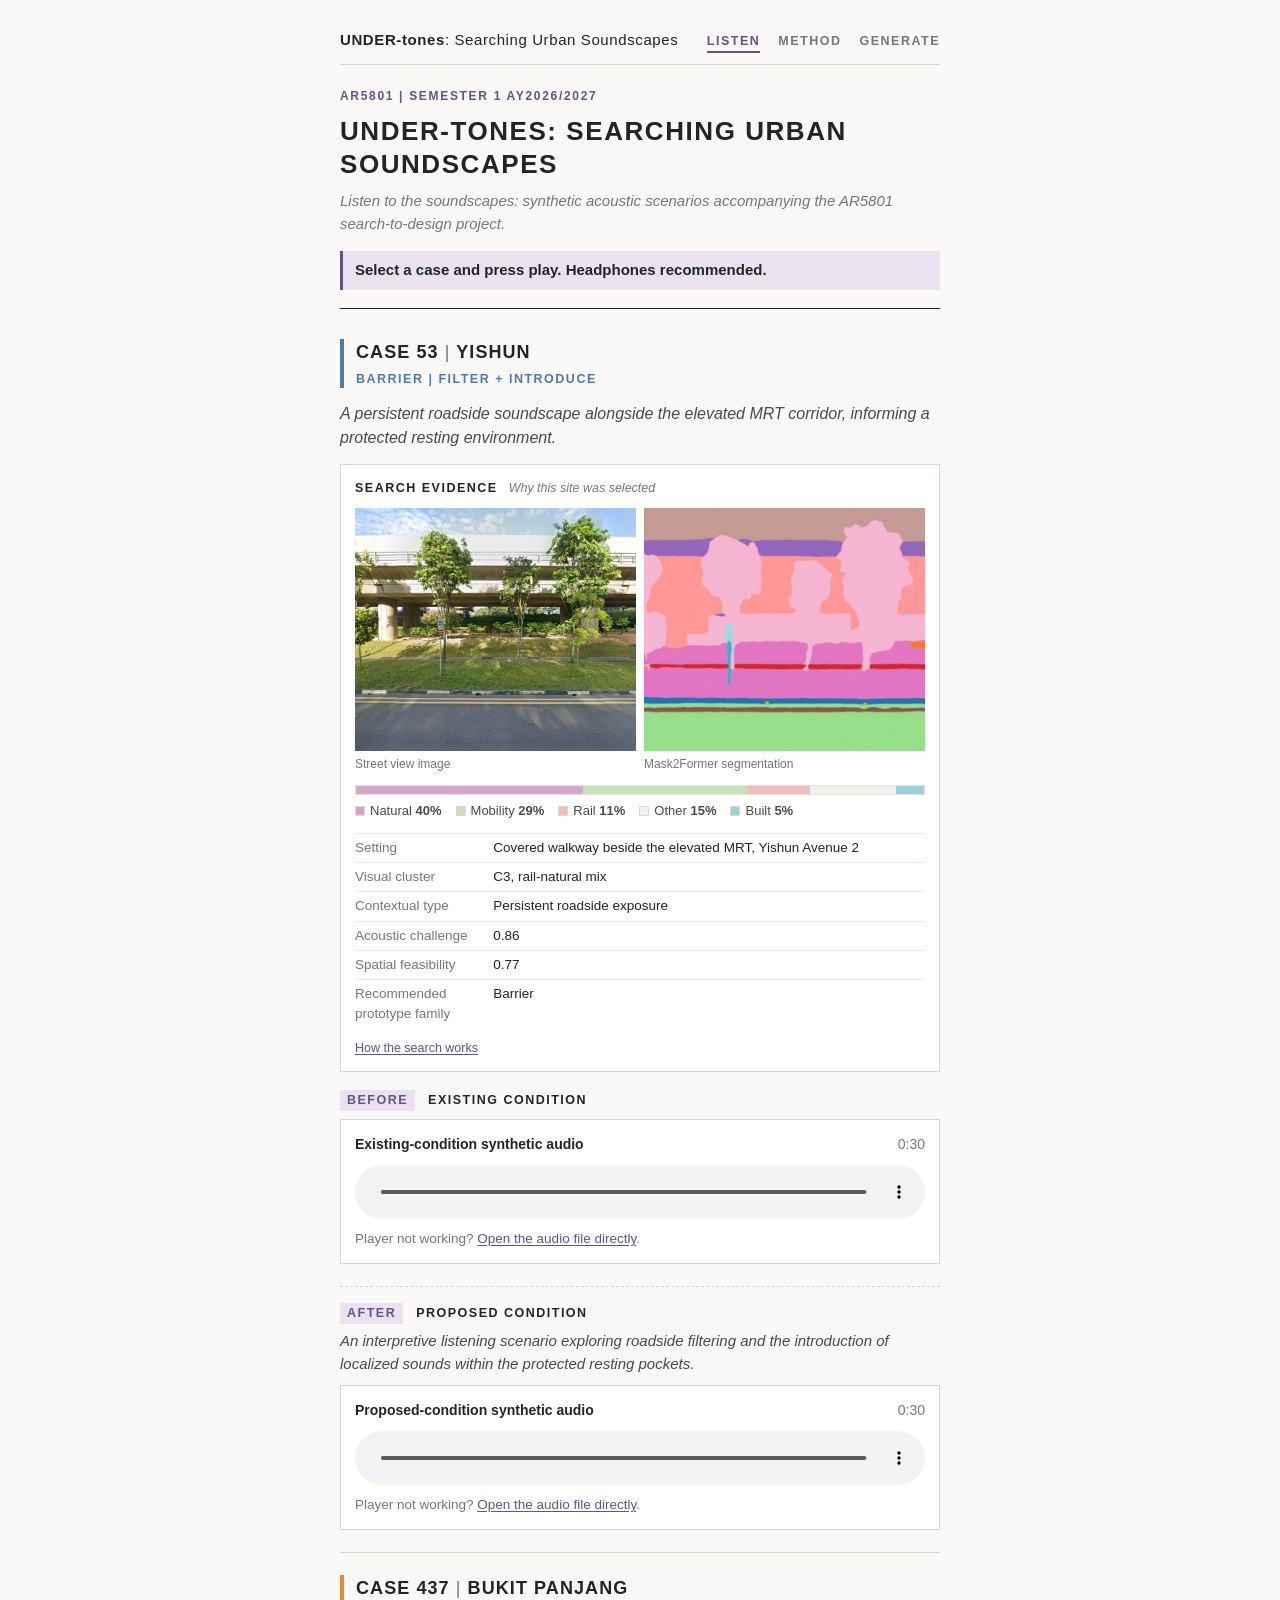
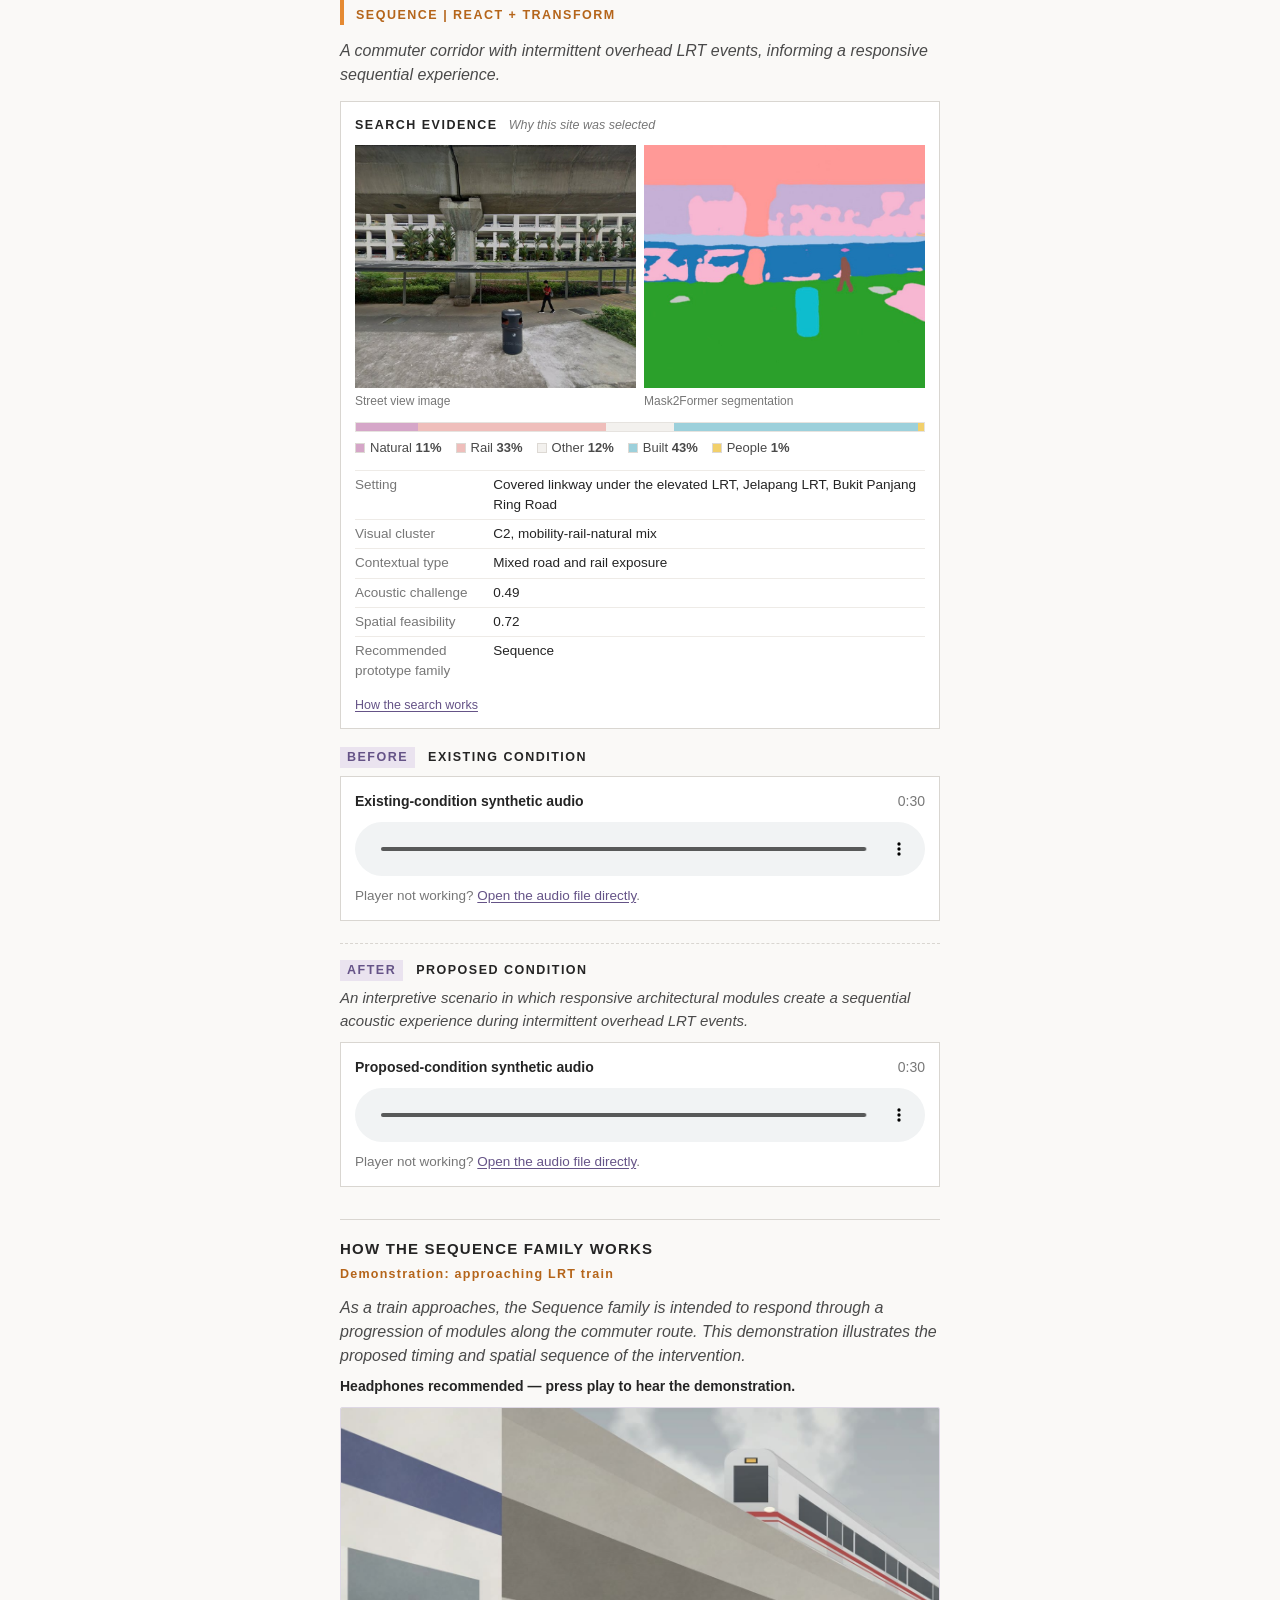
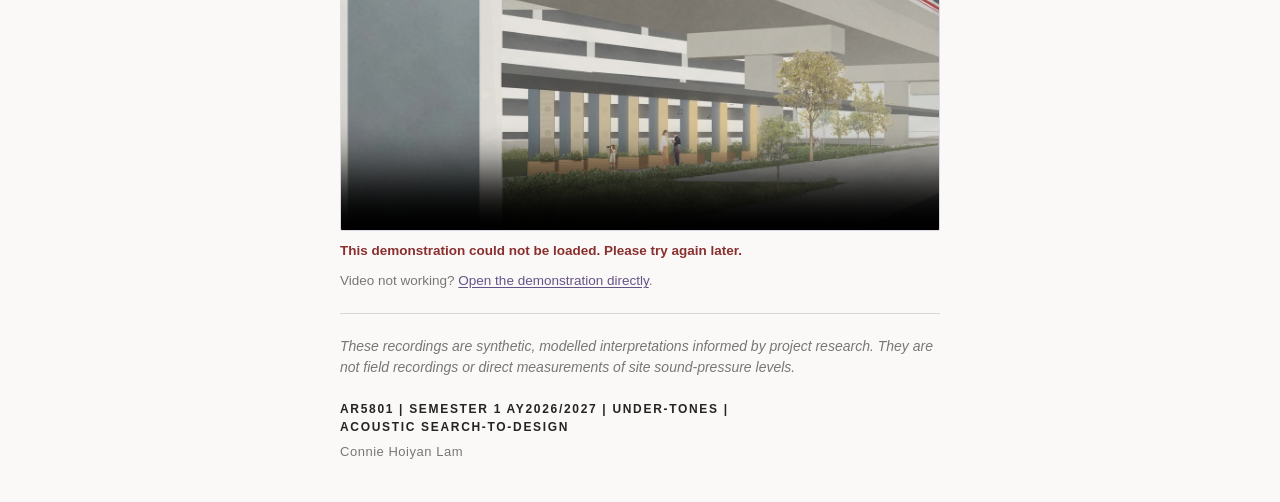
<file: index.html>
<!DOCTYPE html>
<html lang="en">
<head>
<meta charset="utf-8">
<meta name="viewport" content="width=device-width, initial-scale=1">
<title>UNDER-tones: Searching Urban Soundscapes</title>
<meta name="description" content="Synthetic acoustic scenarios accompanying the AR5801 UNDER-tones search-to-design project: Case 53 Yishun and Case 437 Bukit Panjang.">
<link rel="stylesheet" href="styles.css">
</head>
<body>
<main>
  <nav class="sitenav" aria-label="Site">
    <a class="brand" href="index.html">UNDER-tones<span class="brand-sub">: Searching Urban Soundscapes</span></a>
    <ul>
      <li><a href="index.html" aria-current="page">Listen</a></li>
      <li><a href="method.html">Method</a></li>
      <li><a href="generate.html">Generate</a></li>
    </ul>
  </nav>
  <header class="masthead">
    <p class="kicker">AR5801 | SEMESTER 1 AY2026/2027</p>
    <h1>UNDER-TONES: SEARCHING URBAN SOUNDSCAPES</h1>
    <p class="subtitle">Listen to the soundscapes: synthetic acoustic scenarios accompanying the AR5801 search-to-design project.</p>
    <p class="instruction">Select a case and press play. Headphones recommended.</p>
  </header>

  <section class="case case53" aria-labelledby="c53">
    <div class="case-head">
      <h2 id="c53">CASE 53 <span class="sep">|</span> YISHUN</h2>
      <p class="tag">BARRIER | FILTER + INTRODUCE</p>
    </div>
    <p class="desc">A persistent roadside soundscape alongside the elevated MRT corridor, informing a protected resting environment.</p>
    <div class="evidence">
      <p class="ev-h">SEARCH EVIDENCE <span>Why this site was selected</span></p>
      <div class="ev-imgs">
        <figure><img src="assets/cases/case53_svi.jpg" width="782" height="677" loading="lazy" alt="Street view image of Case 53: a roadside verge with young trees in front of the elevated MRT viaduct."><figcaption>Street view image</figcaption></figure>
        <figure><img src="assets/cases/case53_seg.jpg" width="782" height="677" loading="lazy" alt="Segmentation of the same image, with vegetation, road, viaduct and built surfaces shown as flat colour areas."><figcaption>Mask2Former segmentation</figcaption></figure>
      </div>
      <div class="ev-bar" aria-hidden="true"><span style="width:40%;background:#D5A6C8"></span><span style="width:29%;background:#C9E1B7"></span><span style="width:11%;background:#EFBEBB"></span><span style="width:15%;background:#F3F1EE"></span><span style="width:5%;background:#9CD0DB"></span></div>
      <ul class="ev-legend"><li><i style="background:#D5A6C8"></i>Natural <b>40%</b></li><li><i style="background:#C9E1B7"></i>Mobility <b>29%</b></li><li><i style="background:#EFBEBB"></i>Rail <b>11%</b></li><li><i style="background:#F3F1EE"></i>Other <b>15%</b></li><li><i style="background:#9CD0DB"></i>Built <b>5%</b></li></ul>
      <dl class="ev-facts"><div><dt>Setting</dt><dd>Covered walkway beside the elevated MRT, Yishun Avenue 2</dd></div><div><dt>Visual cluster</dt><dd>C3, rail-natural mix</dd></div><div><dt>Contextual type</dt><dd>Persistent roadside exposure</dd></div><div><dt>Acoustic challenge</dt><dd>0.86</dd></div><div><dt>Spatial feasibility</dt><dd>0.77</dd></div><div><dt>Recommended prototype family</dt><dd>Barrier</dd></div></dl>
      <p class="ev-note"><a href="method.html">How the search works</a></p>
    </div>
    <p class="ba"><span>BEFORE</span> EXISTING CONDITION</p>
    <figure class="player">
      <figcaption><span class="label">Existing-condition synthetic audio</span> <span class="dur">0:30</span></figcaption>
      <audio controls preload="metadata" data-src="audio/case53_existing_synthetic.mp3">
        <source src="audio/case53_existing_synthetic.mp3" type="audio/mpeg">
        Your browser cannot play this audio. <a href="audio/case53_existing_synthetic.mp3">Open the MP3 file</a>.
      </audio>
      <p class="missing" hidden>This recording could not be loaded. Please try again later.</p>
      <p class="fallback">Player not working? <a href="audio/case53_existing_synthetic.mp3">Open the audio file directly</a>.</p>
    </figure>
    <p class="ba"><span>AFTER</span> PROPOSED CONDITION</p>
    <p class="ba-desc">An interpretive listening scenario exploring roadside filtering and the introduction of localized sounds within the protected resting pockets.</p>
    <figure class="player">
      <figcaption><span class="label">Proposed-condition synthetic audio</span> <span class="dur">0:30</span></figcaption>
      <audio controls preload="metadata">
        <source src="audio/case53_proposed_synthetic.mp3" type="audio/mpeg">
        Your browser cannot play this audio. <a href="audio/case53_proposed_synthetic.mp3">Open the MP3 file</a>.
      </audio>
      <p class="missing" hidden>This recording could not be loaded. Please try again later.</p>
      <p class="fallback">Player not working? <a href="audio/case53_proposed_synthetic.mp3">Open the audio file directly</a>.</p>
    </figure>
  </section>

  <section class="case case437" aria-labelledby="c437">
    <div class="case-head">
      <h2 id="c437">CASE 437 <span class="sep">|</span> BUKIT PANJANG</h2>
      <p class="tag">SEQUENCE | REACT + TRANSFORM</p>
    </div>
    <p class="desc">A commuter corridor with intermittent overhead LRT events, informing a responsive sequential experience.</p>
    <div class="evidence">
      <p class="ev-h">SEARCH EVIDENCE <span>Why this site was selected</span></p>
      <div class="ev-imgs">
        <figure><img src="assets/cases/case437_svi.jpg" width="782" height="677" loading="lazy" alt="Street view image of Case 437: a covered linkway beneath the elevated LRT, with a pedestrian walking past a bin."><figcaption>Street view image</figcaption></figure>
        <figure><img src="assets/cases/case437_seg.jpg" width="782" height="677" loading="lazy" alt="Segmentation of the same image, with the viaduct, built surfaces, vegetation and a person shown as flat colour areas."><figcaption>Mask2Former segmentation</figcaption></figure>
      </div>
      <div class="ev-bar" aria-hidden="true"><span style="width:11%;background:#D5A6C8"></span><span style="width:33%;background:#EFBEBB"></span><span style="width:12%;background:#F3F1EE"></span><span style="width:43%;background:#9CD0DB"></span><span style="width:1%;background:#F2D06B"></span></div>
      <ul class="ev-legend"><li><i style="background:#D5A6C8"></i>Natural <b>11%</b></li><li><i style="background:#EFBEBB"></i>Rail <b>33%</b></li><li><i style="background:#F3F1EE"></i>Other <b>12%</b></li><li><i style="background:#9CD0DB"></i>Built <b>43%</b></li><li><i style="background:#F2D06B"></i>People <b>1%</b></li></ul>
      <dl class="ev-facts"><div><dt>Setting</dt><dd>Covered linkway under the elevated LRT, Jelapang LRT, Bukit Panjang Ring Road</dd></div><div><dt>Visual cluster</dt><dd>C2, mobility-rail-natural mix</dd></div><div><dt>Contextual type</dt><dd>Mixed road and rail exposure</dd></div><div><dt>Acoustic challenge</dt><dd>0.49</dd></div><div><dt>Spatial feasibility</dt><dd>0.72</dd></div><div><dt>Recommended prototype family</dt><dd>Sequence</dd></div></dl>
      <p class="ev-note"><a href="method.html">How the search works</a></p>
    </div>
    <p class="ba"><span>BEFORE</span> EXISTING CONDITION</p>
    <figure class="player">
      <figcaption><span class="label">Existing-condition synthetic audio</span> <span class="dur">0:30</span></figcaption>
      <audio controls preload="metadata" data-src="audio/case437_existing_synthetic.mp3">
        <source src="audio/case437_existing_synthetic.mp3" type="audio/mpeg">
        Your browser cannot play this audio. <a href="audio/case437_existing_synthetic.mp3">Open the MP3 file</a>.
      </audio>
      <p class="missing" hidden>This recording could not be loaded. Please try again later.</p>
      <p class="fallback">Player not working? <a href="audio/case437_existing_synthetic.mp3">Open the audio file directly</a>.</p>
    </figure>
    <p class="ba"><span>AFTER</span> PROPOSED CONDITION</p>
    <p class="ba-desc">An interpretive scenario in which responsive architectural modules create a sequential acoustic experience during intermittent overhead LRT events.</p>
    <figure class="player">
      <figcaption><span class="label">Proposed-condition synthetic audio</span> <span class="dur">0:30</span></figcaption>
      <audio controls preload="metadata">
        <source src="audio/case437_proposed_synthetic.mp3" type="audio/mpeg">
        Your browser cannot play this audio. <a href="audio/case437_proposed_synthetic.mp3">Open the MP3 file</a>.
      </audio>
      <p class="missing" hidden>This recording could not be loaded. Please try again later.</p>
      <p class="fallback">Player not working? <a href="audio/case437_proposed_synthetic.mp3">Open the audio file directly</a>.</p>
    </figure>
    <section class="demo" aria-labelledby="sequence-demo-title">
      <h3 id="sequence-demo-title">HOW THE SEQUENCE FAMILY WORKS</h3>
      <p class="demo-sub">Demonstration: approaching LRT train</p>
      <p class="demo-desc">As a train approaches, the Sequence family is intended to respond through a progression of modules along the commuter route. This demonstration illustrates the proposed timing and spatial sequence of the intervention.</p>
      <p class="demo-prompt">Headphones recommended — press play to hear the demonstration.</p>
      <figure class="media">
        <video controls playsinline preload="metadata" poster="video/case437_sequence_poster.jpg" width="1920" height="1356">
          <source src="video/case437_sequence_train_approach.mp4" type="video/mp4">
          Your browser cannot play this video. <a href="video/case437_sequence_train_approach.mp4">Open the MP4 file</a>.
        </video>
        <p class="missing" hidden>This demonstration could not be loaded. Please try again later.</p>
        <p class="fallback">Video not working? <a href="video/case437_sequence_train_approach.mp4">Open the demonstration directly</a>.</p>
      </figure>
    </section>
  </section>

  <footer>
    <p class="method">These recordings are synthetic, modelled interpretations informed by project research. They are not field recordings or direct measurements of site sound-pressure levels.</p>
    <p class="credit"><span>AR5801 | Semester 1 AY2026/2027 |</span> <span>UNDER-tones |</span> <span>Acoustic Search-to-Design</span></p>
    <p class="byline">Connie Hoiyan Lam</p>
  </footer>
</main>
<script>
// Show a clear message instead of a dead player if an audio file is missing.
document.querySelectorAll('figure.player, figure.media').forEach(function (fig) {
  var audio = fig.querySelector('audio, video'), src = audio.querySelector('source');
  function missing() { audio.hidden = true; fig.querySelector('.missing').hidden = false; }
  src.addEventListener('error', missing);
  audio.addEventListener('error', missing);
});
</script>
</body>
</html>
</file>
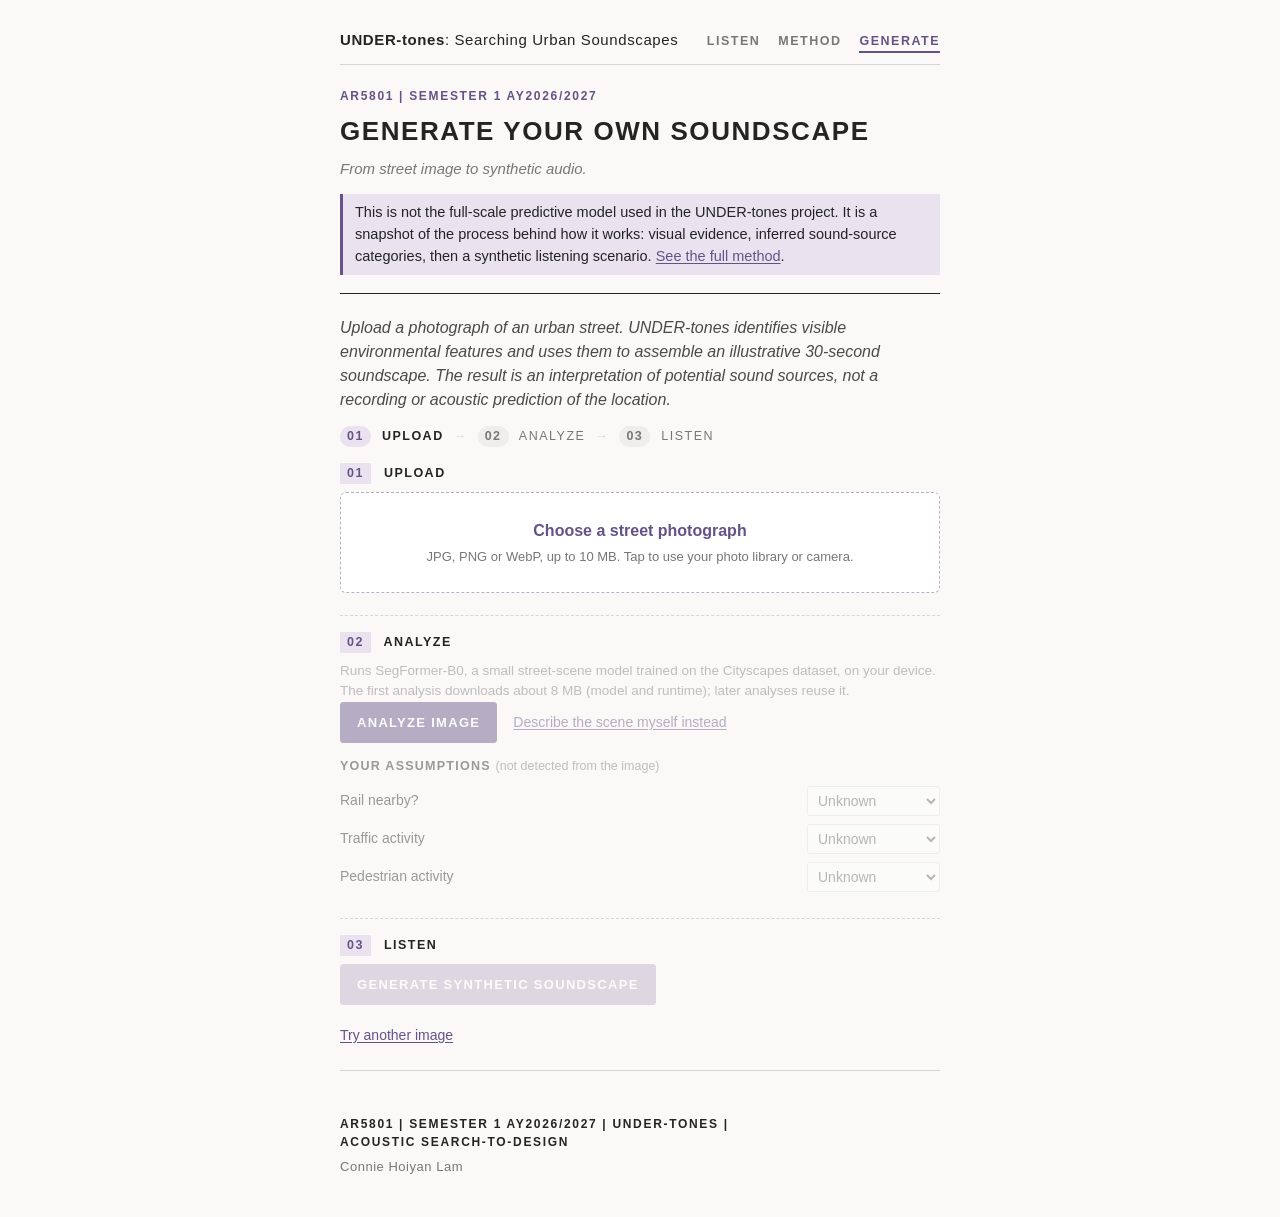
<file: generate.html>
<!DOCTYPE html>
<html lang="en">
<head>
<meta charset="utf-8">
<meta name="viewport" content="width=device-width, initial-scale=1">
<title>Generate Your Own Soundscape | UNDER-tones: Searching Urban Soundscapes</title>
<meta name="description" content="Upload a street photograph and hear an illustrative synthetic soundscape assembled from its visible features. Part of the AR5801 UNDER-tones project.">
<link rel="stylesheet" href="styles.css">
</head>
<body>
<main>
  <nav class="sitenav" aria-label="Site">
    <a class="brand" href="index.html">UNDER-tones<span class="brand-sub">: Searching Urban Soundscapes</span></a>
    <ul>
      <li><a href="index.html">Listen</a></li>
      <li><a href="method.html">Method</a></li>
      <li><a href="generate.html" aria-current="page">Generate</a></li>
    </ul>
  </nav>
  <header class="masthead">
    <p class="kicker">AR5801 | SEMESTER 1 AY2026/2027</p>
    <h1>GENERATE YOUR OWN SOUNDSCAPE</h1>
    <p class="subtitle">From street image to synthetic audio.</p>
    <p class="snapshot">This is not the full-scale predictive model used in the UNDER-tones project. It is a snapshot of the process behind how it works: visual evidence, inferred sound-source categories, then a synthetic listening scenario. <a href="method.html">See the full method</a>.</p>
  </header>

  <section class="gen" id="generator" aria-label="Soundscape generator" aria-busy="false">
    <p class="desc">Upload a photograph of an urban street. UNDER-tones identifies visible environmental features and uses them to assemble an illustrative 30-second soundscape. The result is an interpretation of potential sound sources, not a recording or acoustic prediction of the location.</p>
    <ol class="g-steps" aria-label="Progress">
      <li class="on" aria-current="step"><b>01</b> Upload</li>
      <li><b>02</b> Analyze</li>
      <li><b>03</b> Listen</li>
    </ol>

    <div class="g-step" id="g-step1">
      <p class="ba"><span>01</span> UPLOAD</p>
      <label class="g-drop" id="g-drop" for="g-file">
        <span class="g-drop-main">Choose a street photograph</span>
        <span class="g-drop-sub">JPG, PNG or WebP, up to 10 MB. Tap to use your photo library or camera.</span>
        <input type="file" id="g-file" accept="image/jpeg,image/png,image/webp">
      </label>
      <figure class="g-view" id="g-view" hidden>
        <div class="g-stage">
          <img id="g-img" alt="Your uploaded street photograph">
          <canvas id="g-ov" aria-hidden="true"></canvas>
        </div>
        <button type="button" class="g-link" id="g-replace">Replace image</button>
      </figure>
      <p class="g-msg" id="g-upload-err" role="alert"></p>
    </div>

    <fieldset class="g-step" id="g-step2" disabled>
      <legend class="ba"><span>02</span> ANALYZE</legend>
      <p class="g-note">Runs SegFormer-B0, a small street-scene model trained on the Cityscapes dataset, on your device. The first analysis downloads about 8 MB (model and runtime); later analyses reuse it.</p>
      <div class="g-actions">
        <button type="button" class="g-btn" id="g-analyze">ANALYZE IMAGE</button>
        <button type="button" class="g-link" id="g-manual-btn">Describe the scene myself instead</button>
      </div>
      <p class="g-msg" id="g-analyze-status" role="status" aria-live="polite"></p>
      <p class="g-mode" id="g-mode"></p>
      <label class="g-opacity" id="g-opacity-wrap" hidden>Overlay opacity <input type="range" id="g-opacity" min="0" max="100" value="60"></label>
      <div id="g-results" hidden>
        <div class="g-bar" id="g-bar" aria-hidden="true"></div>
        <ul class="g-legend" id="g-legend"></ul>
        <p class="g-denom" id="g-denom"></p>
        <details class="g-details"><summary>Model classes and how they are grouped</summary><ul class="g-classes" id="g-classes"></ul></details>
        <p class="g-cues-h">Visual cues (what is visible, not what is audible)</p>
        <ul class="g-cues" id="g-cues"></ul>
      </div>
      <div id="g-manual" hidden>
        <p class="g-cues-h">What is visible in your photograph?</p>
        <div class="g-manual-grid"></div>
      </div>
      <div class="g-assume">
        <p class="g-cues-h">Your assumptions <span>(not detected from the image)</span></p>
        <label class="g-sel"><span>Rail nearby?</span><select id="g-rail"><option value="unknown">Unknown</option><option value="yes">Yes</option><option value="no">No</option></select></label>
        <label class="g-sel"><span>Traffic activity</span><select id="g-traffic"><option value="unknown">Unknown</option><option value="low">Low</option><option value="medium">Medium</option><option value="high">High</option></select></label>
        <label class="g-sel"><span>Pedestrian activity</span><select id="g-peds"><option value="unknown">Unknown</option><option value="low">Low</option><option value="medium">Medium</option><option value="high">High</option></select></label>
      </div>
    </fieldset>

    <fieldset class="g-step" id="g-step3" disabled>
      <legend class="ba"><span>03</span> LISTEN</legend>
      <button type="button" class="g-btn" id="g-generate" disabled>GENERATE SYNTHETIC SOUNDSCAPE</button>
      <p class="g-msg" id="g-status" role="status" aria-live="polite"></p>
      <figure class="g-player" id="g-out" hidden>
        <figcaption><span class="label">Your synthetic soundscape</span> <span class="dur">0:30</span></figcaption>
        <audio id="g-audio" controls preload="auto"></audio>
        <p class="fallback"><a id="g-download" download="UNDER-tones_synthetic_soundscape.wav" href="#">Download WAV</a> (headphones recommended)</p>
      </figure>
      <div class="g-summary" id="g-summary" hidden></div>
    </fieldset>
    <button type="button" class="g-link g-reset" id="g-reset">Try another image</button>
    <noscript><p class="g-msg err">The generator needs JavaScript. The case recordings above work without it.</p></noscript>
  </section>

  <footer>
    <p class="credit"><span>AR5801 | Semester 1 AY2026/2027 |</span> <span>UNDER-tones |</span> <span>Acoustic Search-to-Design</span></p>
    <p class="byline">Connie Hoiyan Lam</p>
  </footer>
</main>
<script src="soundscape-generator.js" defer></script>
</body>
</html>
</file>
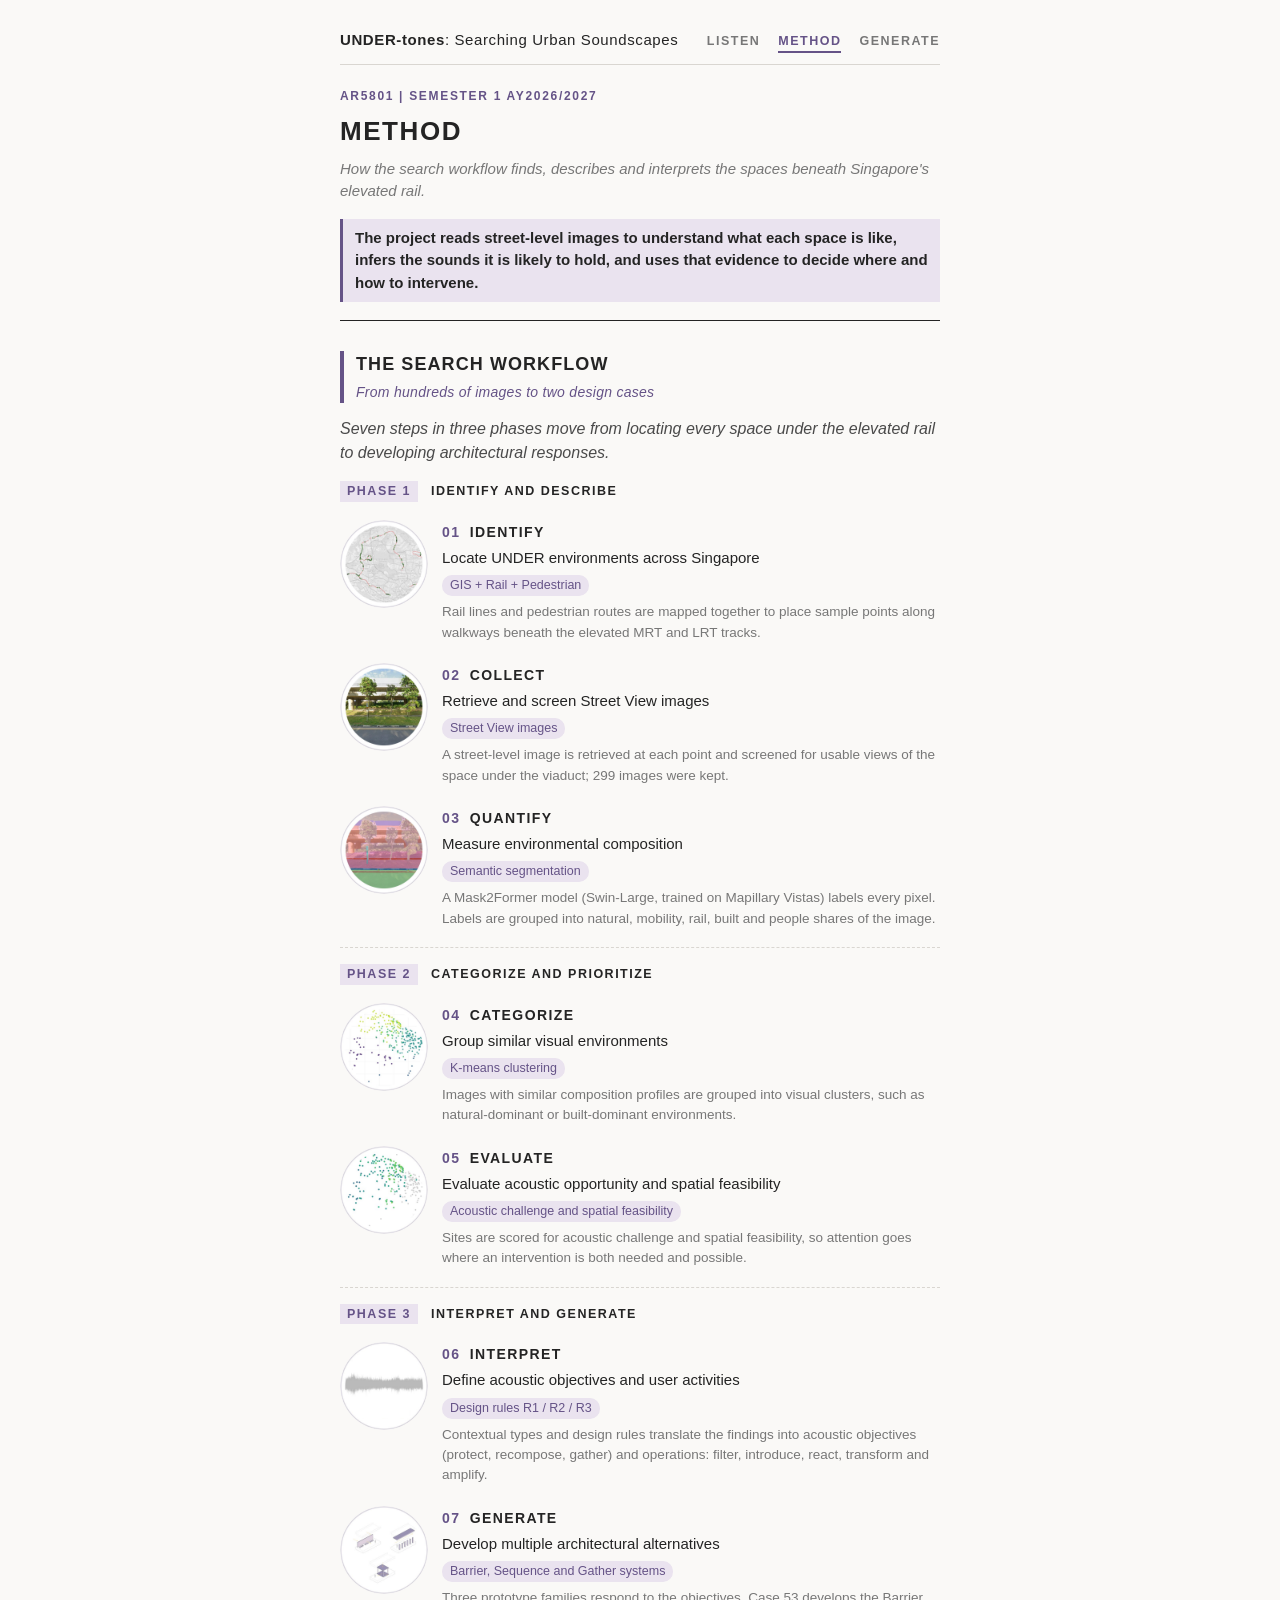
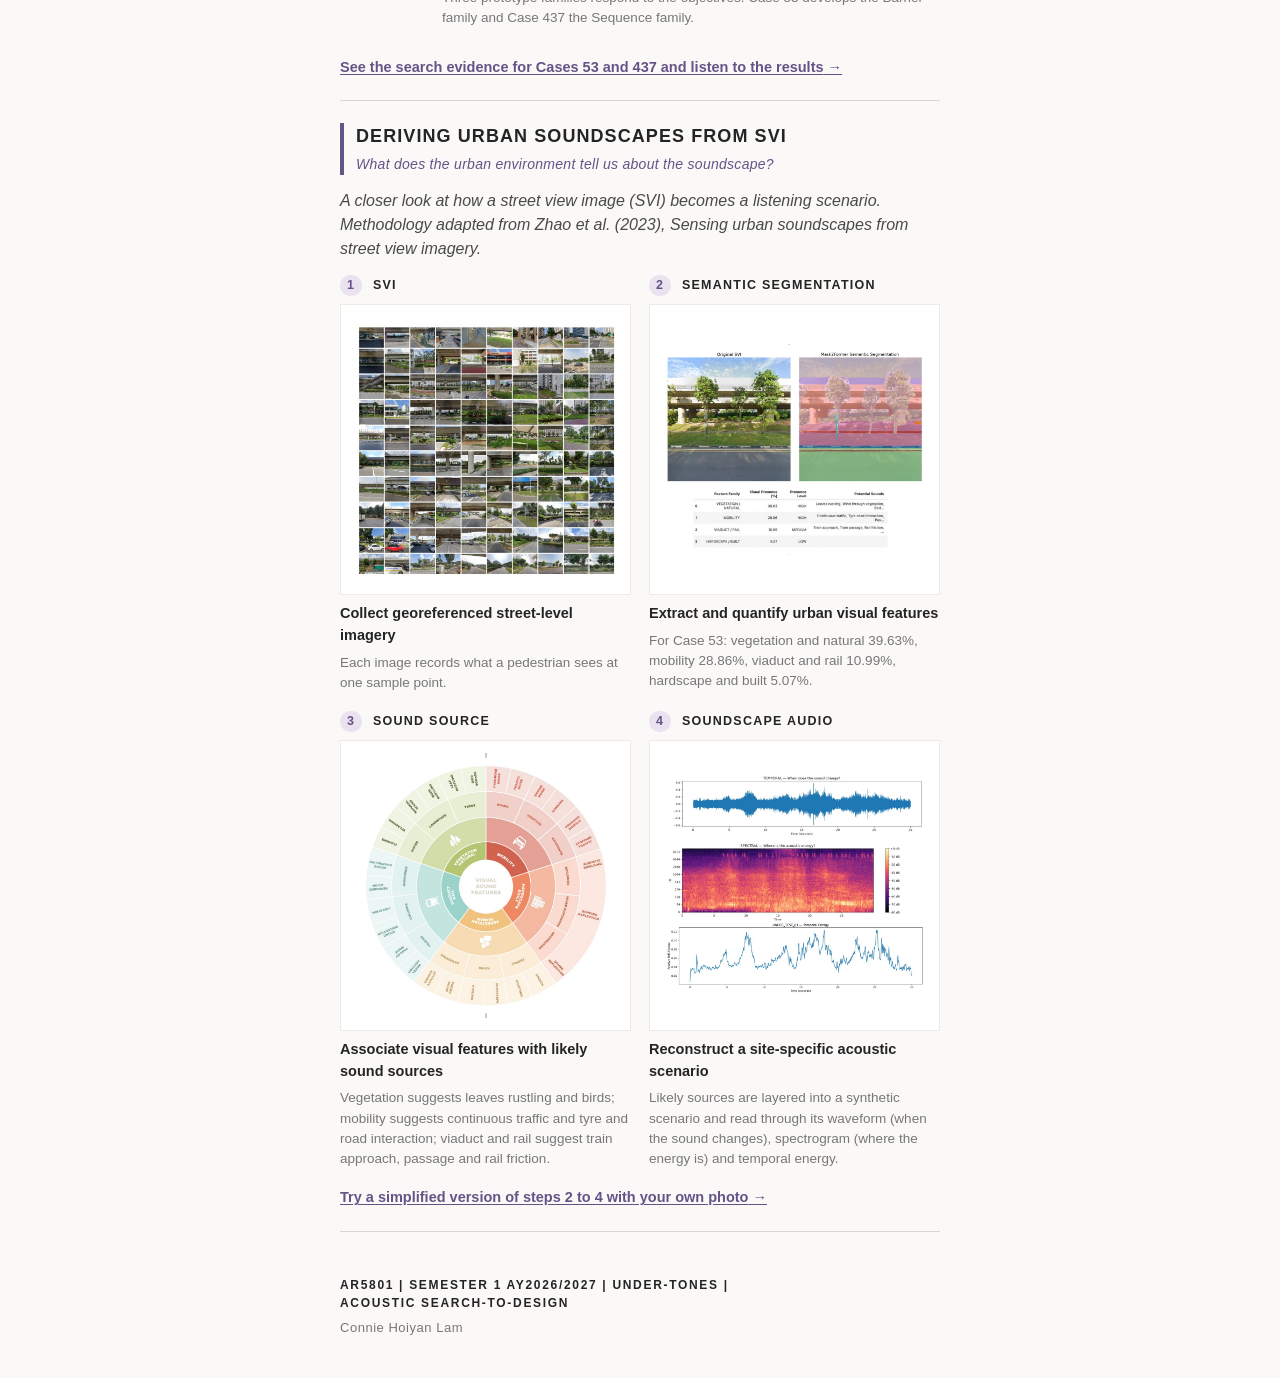
<file: method.html>
<!DOCTYPE html>
<html lang="en">
<head>
<meta charset="utf-8">
<meta name="viewport" content="width=device-width, initial-scale=1">
<title>Method | UNDER-tones: Searching Urban Soundscapes</title>
<meta name="description" content="How the AR5801 UNDER-tones search workflow uses street view images, semantic segmentation and synthetic audio to find and interpret spaces beneath Singapore's elevated rail.">
<link rel="stylesheet" href="styles.css">
</head>
<body>
<main>
  <nav class="sitenav" aria-label="Site">
    <a class="brand" href="index.html">UNDER-tones<span class="brand-sub">: Searching Urban Soundscapes</span></a>
    <ul>
      <li><a href="index.html">Listen</a></li>
      <li><a href="method.html" aria-current="page">Method</a></li>
      <li><a href="generate.html">Generate</a></li>
    </ul>
  </nav>
  <header class="masthead">
    <p class="kicker">AR5801 | SEMESTER 1 AY2026/2027</p>
    <h1>METHOD</h1>
    <p class="subtitle">How the search workflow finds, describes and interprets the spaces beneath Singapore's elevated rail.</p>
    <p class="instruction">The project reads street-level images to understand what each space is like, infers the sounds it is likely to hold, and uses that evidence to decide where and how to intervene.</p>
  </header>


  <section class="method-sec" aria-labelledby="m-b">
    <div class="case-head m-head">
      <h2 id="m-b">THE SEARCH WORKFLOW</h2>
      <p class="tag">From hundreds of images to two design cases</p>
    </div>
    <p class="desc">Seven steps in three phases move from locating every space under the elevated rail to developing architectural responses.</p>
      <div class="m-phase">
        <p class="ba"><span>PHASE 1</span> IDENTIFY AND DESCRIBE</p>
        <ol class="m-steps">
        <li class="m-step">
          <img src="assets/method/step1.jpg" width="440" height="440" loading="lazy" alt="Map of Singapore with sample points along the elevated rail lines.">
          <div>
            <h4><b>01</b> IDENTIFY</h4>
            <p class="m-desc">Locate UNDER environments across Singapore</p>
            <p class="m-tag">GIS + Rail + Pedestrian</p>
            <p class="m-x">Rail lines and pedestrian routes are mapped together to place sample points along walkways beneath the elevated MRT and LRT tracks.</p>
          </div>
        </li>
        <li class="m-step">
          <img src="assets/method/step2.jpg" width="440" height="440" loading="lazy" alt="Street view image of a verge with trees in front of an MRT viaduct.">
          <div>
            <h4><b>02</b> COLLECT</h4>
            <p class="m-desc">Retrieve and screen Street View images</p>
            <p class="m-tag">Street View images</p>
            <p class="m-x">A street-level image is retrieved at each point and screened for usable views of the space under the viaduct; 299 images were kept.</p>
          </div>
        </li>
        <li class="m-step">
          <img src="assets/method/step3.jpg" width="440" height="440" loading="lazy" alt="The same street view image overlaid with coloured segmentation classes.">
          <div>
            <h4><b>03</b> QUANTIFY</h4>
            <p class="m-desc">Measure environmental composition</p>
            <p class="m-tag">Semantic segmentation</p>
            <p class="m-x">A Mask2Former model (Swin-Large, trained on Mapillary Vistas) labels every pixel. Labels are grouped into natural, mobility, rail, built and people shares of the image.</p>
          </div>
        </li>
        </ol>
      </div>
      <div class="m-phase">
        <p class="ba"><span>PHASE 2</span> CATEGORIZE AND PRIORITIZE</p>
        <ol class="m-steps">
        <li class="m-step">
          <img src="assets/method/step4.jpg" width="440" height="440" loading="lazy" alt="Scatter plot of images coloured by visual cluster.">
          <div>
            <h4><b>04</b> CATEGORIZE</h4>
            <p class="m-desc">Group similar visual environments</p>
            <p class="m-tag">K-means clustering</p>
            <p class="m-x">Images with similar composition profiles are grouped into visual clusters, such as natural-dominant or built-dominant environments.</p>
          </div>
        </li>
        <li class="m-step">
          <img src="assets/method/step5.jpg" width="440" height="440" loading="lazy" alt="Scatter plot highlighting the prioritised sites.">
          <div>
            <h4><b>05</b> EVALUATE</h4>
            <p class="m-desc">Evaluate acoustic opportunity and spatial feasibility</p>
            <p class="m-tag">Acoustic challenge and spatial feasibility</p>
            <p class="m-x">Sites are scored for acoustic challenge and spatial feasibility, so attention goes where an intervention is both needed and possible.</p>
          </div>
        </li>
        </ol>
      </div>
      <div class="m-phase">
        <p class="ba"><span>PHASE 3</span> INTERPRET AND GENERATE</p>
        <ol class="m-steps">
        <li class="m-step">
          <img src="assets/method/step6.jpg" width="440" height="440" loading="lazy" alt="Grey waveform of a synthetic soundscape.">
          <div>
            <h4><b>06</b> INTERPRET</h4>
            <p class="m-desc">Define acoustic objectives and user activities</p>
            <p class="m-tag">Design rules R1 / R2 / R3</p>
            <p class="m-x">Contextual types and design rules translate the findings into acoustic objectives (protect, recompose, gather) and operations: filter, introduce, react, transform and amplify.</p>
          </div>
        </li>
        <li class="m-step">
          <img src="assets/method/step7.jpg" width="440" height="440" loading="lazy" alt="Axonometric sketches of the three prototype families.">
          <div>
            <h4><b>07</b> GENERATE</h4>
            <p class="m-desc">Develop multiple architectural alternatives</p>
            <p class="m-tag">Barrier, Sequence and Gather systems</p>
            <p class="m-x">Three prototype families respond to the objectives. Case 53 develops the Barrier family and Case 437 the Sequence family.</p>
          </div>
        </li>
        </ol>
      </div>
    <p class="m-try"><a href="index.html">See the search evidence for Cases 53 and 437 and listen to the results</a></p>
  </section>

  <section class="method-sec" aria-labelledby="m-a">
    <div class="case-head m-head">
      <h2 id="m-a">DERIVING URBAN SOUNDSCAPES FROM SVI</h2>
      <p class="tag">What does the urban environment tell us about the soundscape?</p>
    </div>
    <p class="desc">A closer look at how a street view image (SVI) becomes a listening scenario. Methodology adapted from Zhao et al. (2023), <i>Sensing urban soundscapes from street view imagery</i>.</p>
    <ol class="a-cards">
        <li class="a-card">
          <p class="a-h"><span>1</span> SVI</p>
          <div class="a-frame"><img src="assets/method/svi_svi.jpg" width="1000" height="969" loading="lazy" alt="A grid of street view images of spaces beneath elevated rail lines."></div>
          <p class="a-cap">Collect georeferenced street-level imagery</p>
          <p class="m-x">Each image records what a pedestrian sees at one sample point.</p>
        </li>
        <li class="a-card">
          <p class="a-h"><span>2</span> SEMANTIC SEGMENTATION</p>
          <div class="a-frame"><img src="assets/method/svi_seg.jpg" width="1000" height="781" loading="lazy" alt="Case 53 street view image beside its Mask2Former segmentation, with a table of feature shares and potential sounds."></div>
          <p class="a-cap">Extract and quantify urban visual features</p>
          <p class="m-x">For Case 53: vegetation and natural 39.63%, mobility 28.86%, viaduct and rail 10.99%, hardscape and built 5.07%.</p>
        </li>
        <li class="a-card">
          <p class="a-h"><span>3</span> SOUND SOURCE</p>
          <div class="a-frame"><img src="assets/method/svi_wheel.jpg" width="1000" height="986" loading="lazy" alt="Circular diagram linking visual sound features (vegetation, mobility, hardscape, pedestrian, viaduct) to sound sources."></div>
          <p class="a-cap">Associate visual features with likely sound sources</p>
          <p class="m-x">Vegetation suggests leaves rustling and birds; mobility suggests continuous traffic and tyre and road interaction; viaduct and rail suggest train approach, passage and rail friction.</p>
        </li>
        <li class="a-card">
          <p class="a-h"><span>4</span> SOUNDSCAPE AUDIO</p>
          <div class="a-frame"><img src="assets/method/svi_audio.jpg" width="1000" height="871" loading="lazy" alt="Waveform, spectrogram and temporal energy plots of a synthetic soundscape."></div>
          <p class="a-cap">Reconstruct a site-specific acoustic scenario</p>
          <p class="m-x">Likely sources are layered into a synthetic scenario and read through its waveform (when the sound changes), spectrogram (where the energy is) and temporal energy.</p>
        </li>
    </ol>
    <p class="m-try"><a href="generate.html">Try a simplified version of steps 2 to 4 with your own photo</a></p>
  </section>

  <footer>
    <p class="credit"><span>AR5801 | Semester 1 AY2026/2027 |</span> <span>UNDER-tones |</span> <span>Acoustic Search-to-Design</span></p>
    <p class="byline">Connie Hoiyan Lam</p>
  </footer>
</main>
</body>
</html>
</file>
<file: styles.css>
/* UNDER — listening companion. Matches the AR5801 panel language: warm white, charcoal, muted purple, thin rules. */
:root {
  --bg: #FAF9F7; --ink: #242424; --muted: #777777; --accent: #655387; --bar: #EAE3EF;
  --c53: #4C7DAA; --c437: #E58A32; --rule: #D9D6D1;
}
* { box-sizing: border-box; }
html { -webkit-text-size-adjust: 100%; }
body {
  margin: 0; background: var(--bg); color: var(--ink);
  font-family: Arial, Helvetica, "Helvetica Neue", sans-serif; font-size: 16px; line-height: 1.5;
}
main { max-width: 640px; margin: 0 auto; padding: 18px 20px 40px; }
a { color: var(--accent); text-underline-offset: 2px; }
a:focus-visible, audio:focus-visible { outline: 2px solid var(--accent); outline-offset: 3px; }

.masthead { border-bottom: 1px solid var(--ink); padding-bottom: 18px; margin-bottom: 8px; }
.kicker { margin: 0 0 10px; font-size: 12px; letter-spacing: 0.14em; color: var(--accent); font-weight: 700; }
h1 { margin: 0; font-size: 22px; line-height: 1.25; letter-spacing: 0.06em; font-weight: 700; }
.subtitle { margin: 10px 0 0; font-style: italic; color: var(--muted); font-size: 15px; }
.instruction {
  margin: 16px 0 0; padding: 8px 12px; background: var(--bar); border-left: 3px solid var(--accent);
  font-weight: 700; font-size: 15px;
}

.case { padding: 22px 0 22px; border-bottom: 1px solid var(--rule); }
.case-head { border-left: 4px solid var(--c53); padding-left: 12px; }
.case437 .case-head { border-left-color: var(--c437); }
h2 { margin: 0; font-size: 18px; letter-spacing: 0.06em; font-weight: 700; }
h2 .sep { color: var(--muted); font-weight: 400; }
.tag { margin: 4px 0 0; font-size: 12.5px; letter-spacing: 0.12em; font-weight: 700; color: var(--c53); }
.case437 .tag { color: #B5651A; }               /* orange darkened for text contrast */
.desc { margin: 14px 0 14px; font-style: italic; color: #4A4A4A; }

.player { margin: 0; padding: 14px; border: 1px solid var(--rule); background: #FFFFFF; }
.player figcaption { display: flex; justify-content: space-between; gap: 12px; font-size: 14px; margin-bottom: 10px; }
.player .label { font-weight: 700; }
.player .dur { color: var(--muted); font-variant-numeric: tabular-nums; }
audio { display: block; width: 100%; min-height: 54px; }
.fallback, .missing { margin: 10px 0 0; font-size: 13.5px; color: var(--muted); }
.missing { color: #8A2F2F; font-weight: 700; }
.note-small { margin: 12px 0 0; font-size: 13.5px; color: var(--muted); }

footer { padding-top: 22px; }
.method { margin: 0; font-style: italic; color: var(--muted); font-size: 14px; }
.credit span { white-space: nowrap; }
.credit { margin: 22px 0 0; font-size: 12px; letter-spacing: 0.14em; font-weight: 700; text-transform: uppercase; }

@media (min-width: 720px) {
  main { padding-top: 28px; }
  h1 { font-size: 26px; }
}

/* --- before/after + Sequence demonstration (added) --- */
.ba { margin: 16px 0 8px; font-size: 12.5px; letter-spacing: 0.12em; font-weight: 700; color: var(--ink); }
.ba span { display: inline-block; margin-right: 8px; padding: 1px 7px; background: var(--bar); color: var(--accent); }
.ba-desc { margin: -2px 0 10px; font-style: italic; color: #4A4A4A; font-size: 15px; }
.player + .ba { margin-top: 22px; padding-top: 16px; border-top: 1px dashed var(--rule); }
.note-small + .ba { margin-top: 22px; padding-top: 16px; border-top: 1px dashed var(--rule); }
.demo { margin-top: 2rem; padding-top: 18px; border-top: 1px solid var(--rule); }
.demo h3 { margin: 0; font-size: 15px; letter-spacing: 0.08em; font-weight: 700; }
.demo-sub { margin: 4px 0 0; font-size: 12.5px; letter-spacing: 0.1em; font-weight: 700; color: #B5651A; }
.demo-desc { margin: 12px 0 8px; font-style: italic; color: #4A4A4A; }
.demo-status { margin: 0 0 8px; font-size: 13.5px; color: var(--muted); }
.demo-prompt { margin: 0 0 10px; font-size: 14px; font-weight: 700; }
.media { margin: 0; }
.demo video { display: block; width: 100%; max-width: 100%; height: auto; border: 1px solid #ddd7e4; border-radius: 2px; background: #FFFFFF; }
.method-add { margin-top: 10px; }

/* --- Generate your own soundscape (added) --- */
.gen { padding: 22px 0; border-bottom: 1px solid var(--rule); }
.gen-head { border-left-color: var(--accent); }
.gen .tag { color: var(--accent); letter-spacing: 0.04em; font-style: italic; font-weight: 400; font-size: 14px; }
.g-steps { list-style: none; display: flex; flex-direction: column; gap: 4px; margin: 0 0 6px; padding: 0; font-size: 12.5px; letter-spacing: 0.12em; text-transform: uppercase; color: var(--muted); }
.g-steps li b { display: inline-block; margin-right: 6px; padding: 1px 7px; border-radius: 10px; background: #F0EEEB; color: var(--muted); }
.g-steps li.on { color: var(--ink); font-weight: 700; }
.g-steps li.on b { background: var(--bar); color: var(--accent); }
@media (min-width: 560px) {
  .g-steps { flex-direction: row; gap: 10px; }
  .g-steps li + li::before { content: "\2192"; margin-right: 10px; color: var(--rule); }
}
.g-step { margin: 0; padding: 0 0 4px; border: 0; min-width: 0; }
.g-step[disabled] > *:not(legend) { opacity: 0.45; }
.g-step legend.ba { padding: 0; }
.g-step + .g-step { border-top: 1px dashed var(--rule); margin-top: 18px; }
fieldset.g-step legend { float: left; width: 100%; margin-top: 16px; }
fieldset.g-step legend + * { clear: both; }
.g-drop { display: block; padding: 26px 16px; border: 1px dashed #B9B0C7; border-radius: 6px; background: #FFFFFF; text-align: center; cursor: pointer; }
.g-drop.over, .g-drop:hover { background: #F6F3F9; border-color: var(--accent); }
.g-drop input { position: absolute; width: 1px; height: 1px; opacity: 0; }
.g-drop:focus-within { outline: 2px solid var(--accent); outline-offset: 3px; }
.g-drop-main { display: block; font-weight: 700; color: var(--accent); }
.g-drop-sub { display: block; margin-top: 4px; font-size: 13px; color: var(--muted); }
.g-view { margin: 0; }
.g-stage { position: relative; border: 1px solid var(--rule); background: #FFFFFF; line-height: 0; }
.g-stage img, .g-stage canvas { display: block; width: 100%; height: auto; }
.g-stage canvas { position: absolute; inset: 0; height: 100%; pointer-events: none; }
.g-link { margin-top: 8px; padding: 2px 0; border: 0; background: none; color: var(--accent); font: inherit; font-size: 14px; text-decoration: underline; text-underline-offset: 2px; cursor: pointer; }
.g-link[disabled] { color: var(--muted); cursor: default; }
.g-btn { padding: 10px 16px; border: 1px solid var(--accent); border-radius: 3px; background: var(--accent); color: #FFFFFF; font: inherit; font-size: 13px; font-weight: 700; letter-spacing: 0.1em; cursor: pointer; }
.g-btn[disabled] { background: #B9B0C7; border-color: #B9B0C7; cursor: default; }
.g-btn:focus-visible, .g-link:focus-visible, .g-sel select:focus-visible, .g-opacity input:focus-visible, .g-details summary:focus-visible { outline: 2px solid var(--accent); outline-offset: 3px; }
.g-actions { display: flex; flex-wrap: wrap; align-items: baseline; gap: 6px 16px; }
.g-msg { margin: 8px 0 0; font-size: 14px; }
.g-msg:empty { display: none; }
.g-msg.err { color: #8A2F2F; font-weight: 700; }
.g-privacy, .g-note, .g-denom { margin: 10px 0 0; font-size: 13.5px; color: var(--muted); }
.g-mode { margin: 8px 0 0; font-size: 13.5px; font-weight: 700; }
.g-mode:empty { display: none; }
.g-opacity { display: flex; align-items: center; gap: 10px; margin: 10px 0 0; font-size: 13.5px; }
.g-opacity input { flex: 1; accent-color: var(--accent); }
.g-bar { display: flex; height: 12px; margin: 14px 0 8px; background: #F0EEEB; }
.g-bar span { display: block; height: 100%; }
.g-legend { list-style: none; margin: 0; padding: 0; font-size: 14px; }
.g-legend li { display: flex; align-items: center; gap: 8px; padding: 3px 0; border-bottom: 1px solid #EEEBE7; }
.g-legend i { width: 11px; height: 11px; flex: none; }
.g-legend .n { flex: 1; }
.g-legend .v { font-variant-numeric: tabular-nums; color: var(--muted); }
.g-details { margin-top: 8px; font-size: 13.5px; }
.g-details summary { cursor: pointer; color: var(--accent); }
.g-classes { margin: 6px 0 0; padding-left: 18px; color: var(--muted); }
.g-classes span { color: var(--muted); }
.g-cues-h { margin: 14px 0 6px; font-size: 12.5px; letter-spacing: 0.1em; font-weight: 700; text-transform: uppercase; }
.g-cues-h span { text-transform: none; letter-spacing: 0; font-weight: 400; color: var(--muted); }
.g-cues { list-style: none; display: flex; flex-wrap: wrap; gap: 6px; margin: 0; padding: 0; }
.g-cues li { padding: 2px 9px; border-radius: 10px; background: var(--bar); font-size: 13px; }
.g-sel { display: flex; justify-content: space-between; align-items: center; gap: 12px; padding: 4px 0; font-size: 14px; }
.g-sel select { min-width: 9.5em; padding: 5px 6px; border: 1px solid var(--rule); border-radius: 3px; background: #FFFFFF; font: inherit; font-size: 14px; color: var(--ink); }
.g-assume { margin-top: 6px; }
.g-player { margin: 12px 0 0; padding: 14px; border: 1px solid var(--rule); background: #FFFFFF; }
.g-player figcaption { display: flex; justify-content: space-between; gap: 12px; font-size: 14px; margin-bottom: 10px; }
.g-player .label { font-weight: 700; }
.g-player .dur { color: var(--muted); }
.g-summary { margin-top: 12px; font-size: 14px; }
.g-sum-line { margin: 0 0 6px; font-weight: 700; }
.g-sum { list-style: none; margin: 0; padding: 0; }
.g-sum li { padding: 3px 0; border-bottom: 1px solid #EEEBE7; }
.g-sum .src { display: inline-block; min-width: 8.6em; font-size: 11.5px; letter-spacing: 0.06em; text-transform: uppercase; font-weight: 700; }
.g-sum .src.im { color: #5E7F2B; } .g-sum .src.as { color: #B5651A; } .g-sum .src.df { color: var(--muted); }
.g-sum-as, .g-sum-note { margin: 8px 0 0; font-size: 13.5px; color: var(--muted); }
.g-reset { display: block; margin-top: 14px; }
.g-close { margin: 16px 0 0; font-style: italic; color: var(--muted); font-size: 14px; }
.gen [hidden] { display: none !important; }

/* --- site navigation + generate page (added) --- */
.sitenav { display: flex; justify-content: space-between; align-items: baseline; gap: 16px; padding-bottom: 12px; margin-bottom: 22px; border-bottom: 1px solid var(--rule); }
.sitenav .brand { color: var(--ink); text-decoration: none; font-weight: 700; font-size: 15px; letter-spacing: 0.04em; }
.sitenav ul { display: flex; gap: 18px; margin: 0; padding: 0; list-style: none; }
.sitenav ul a { color: var(--muted); text-decoration: none; font-size: 12.5px; font-weight: 700; letter-spacing: 0.12em; text-transform: uppercase; padding-bottom: 3px; border-bottom: 2px solid transparent; }
.sitenav ul a:hover { color: var(--accent); }
.sitenav ul a[aria-current="page"] { color: var(--accent); border-bottom-color: var(--accent); }
.sitenav a:focus-visible { outline: 2px solid var(--accent); outline-offset: 3px; }
.snapshot { margin: 14px 0 0; padding: 8px 12px; background: var(--bar); border-left: 3px solid var(--accent); font-size: 14.5px; }
.gen { padding-top: 14px; }
.gen > .desc:first-child { margin-top: 0; }

/* --- case evidence cards + method page (added) --- */
.evidence { margin: 4px 0 18px; padding: 14px; border: 1px solid var(--rule); background: #FFFFFF; }
.ev-h { margin: 0 0 10px; font-size: 12.5px; letter-spacing: 0.12em; font-weight: 700; }
.ev-h span { margin-left: 6px; letter-spacing: 0; font-weight: 400; font-style: italic; color: var(--muted); }
.ev-imgs { display: grid; grid-template-columns: 1fr 1fr; gap: 8px; }
.ev-imgs figure { margin: 0; }
.ev-imgs img { display: block; width: 100%; height: auto; }
.ev-imgs figcaption { margin-top: 4px; font-size: 12px; color: var(--muted); }
.ev-bar { display: flex; height: 10px; margin: 12px 0 6px; border: 1px solid #E6E3DF; }
.ev-bar span { display: block; height: 100%; }
.ev-legend { display: flex; flex-wrap: wrap; gap: 4px 14px; margin: 0; padding: 0; list-style: none; font-size: 13px; color: #4A4A4A; }
.ev-legend i { display: inline-block; width: 10px; height: 10px; margin-right: 5px; border: 1px solid #DDD9D4; vertical-align: -1px; }
.ev-legend b { font-variant-numeric: tabular-nums; }
.ev-facts { margin: 12px 0 0; font-size: 13.5px; }
.ev-facts div { display: grid; grid-template-columns: 9.5em 1fr; gap: 10px; padding: 4px 0; border-top: 1px solid #EEEBE7; }
.ev-facts dt { color: var(--muted); }
.ev-facts dd { margin: 0; }
.ev-note { margin: 10px 0 0; font-size: 12.5px; color: var(--muted); }
.method-sec { padding: 22px 0; border-bottom: 1px solid var(--rule); }
.m-head { border-left-color: var(--accent); }
.m-head .tag { color: var(--accent); font-style: italic; font-weight: 400; letter-spacing: 0.02em; font-size: 14px; }
.m-phase + .m-phase { margin-top: 8px; border-top: 1px dashed var(--rule); }
.m-steps { margin: 0; padding: 0; list-style: none; }
.m-step { display: grid; grid-template-columns: 88px 1fr; gap: 14px; align-items: start; padding: 10px 0; }
.m-step img { width: 88px; height: 88px; border-radius: 50%; }
.m-step h4 { margin: 2px 0 0; font-size: 14px; letter-spacing: 0.1em; }
.m-step h4 b { color: var(--accent); margin-right: 4px; }
.m-desc { margin: 4px 0 0; font-size: 15px; }
.m-tag { display: inline-block; margin: 6px 0 0; padding: 1px 8px; border-radius: 10px; background: var(--bar); color: var(--accent); font-size: 12.5px; }
.m-x { margin: 6px 0 0; font-size: 13.5px; color: var(--muted); }
.a-cards { display: grid; grid-template-columns: 1fr; gap: 18px; margin: 0; padding: 0; list-style: none; }
@media (min-width: 560px) { .a-cards { grid-template-columns: 1fr 1fr; } }
.a-card img { display: block; width: 100%; height: auto; border: 1px solid #EEEBE7; background: #FFFFFF; }
.a-h { margin: 0 0 8px; font-size: 12.5px; letter-spacing: 0.1em; font-weight: 700; }
.a-h span { display: inline-block; margin-right: 6px; padding: 1px 7px; border-radius: 10px; background: var(--bar); color: var(--accent); }
.a-cap { margin: 8px 0 0; font-size: 14.5px; font-weight: 700; }
.m-try { margin: 18px 0 0; font-weight: 700; font-size: 14.5px; }
.m-try a::after { content: " \2192"; }
.g-legend i { border: 1px solid #DDD9D4; }
.byline { margin: 6px 0 0; font-size: 13px; color: var(--muted); letter-spacing: 0.04em; }
.sitenav .brand { white-space: nowrap; }
@media (max-width: 420px) { .sitenav ul { gap: 12px; } .sitenav ul a { letter-spacing: 0.06em; font-size: 12px; } .sitenav .brand { font-size: 14px; } }
.brand-sub { font-weight: 400; }
@media (max-width: 640px) { .brand-sub { display: none; } }
.a-frame { display: flex; align-items: center; justify-content: center; aspect-ratio: 1 / 1; padding: 10px; border: 1px solid #EEEBE7; background: #FFFFFF; }
.a-frame img { width: 100%; height: 100%; object-fit: contain; border: 0; }
</file>
